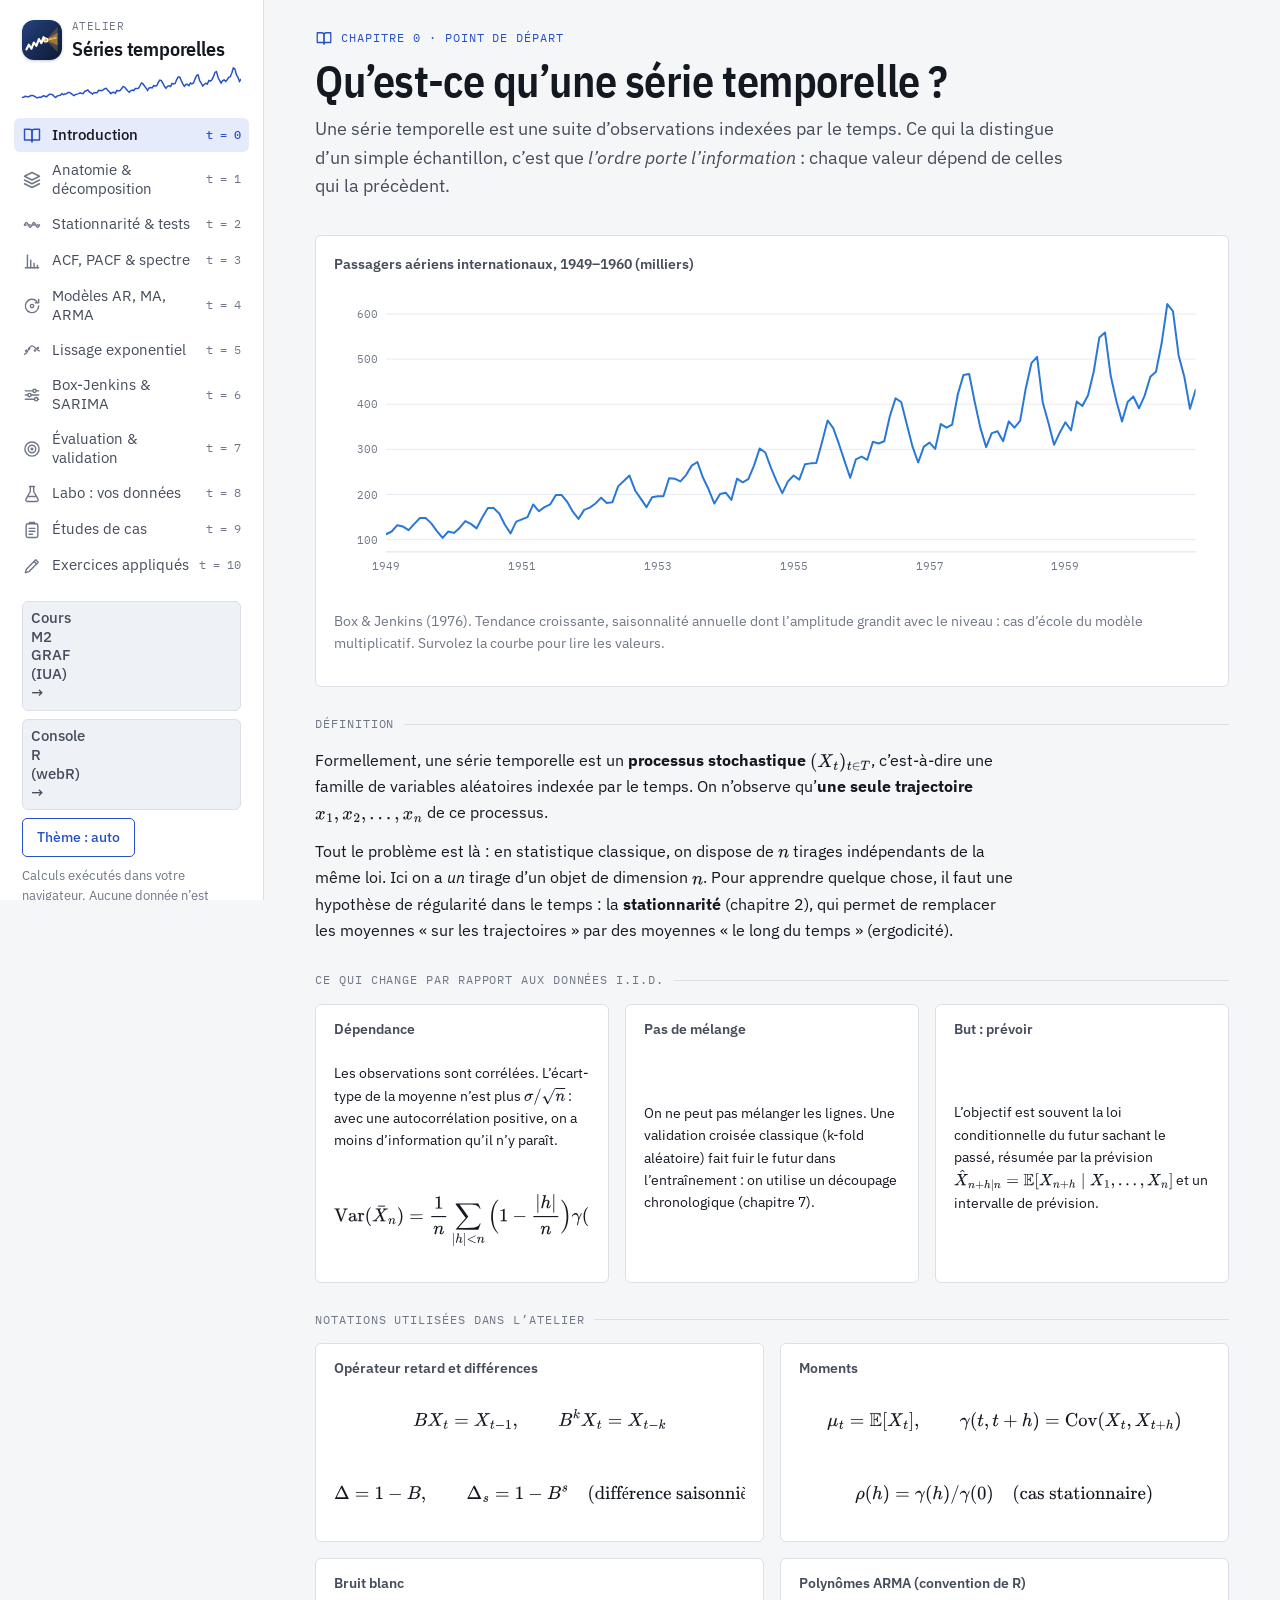
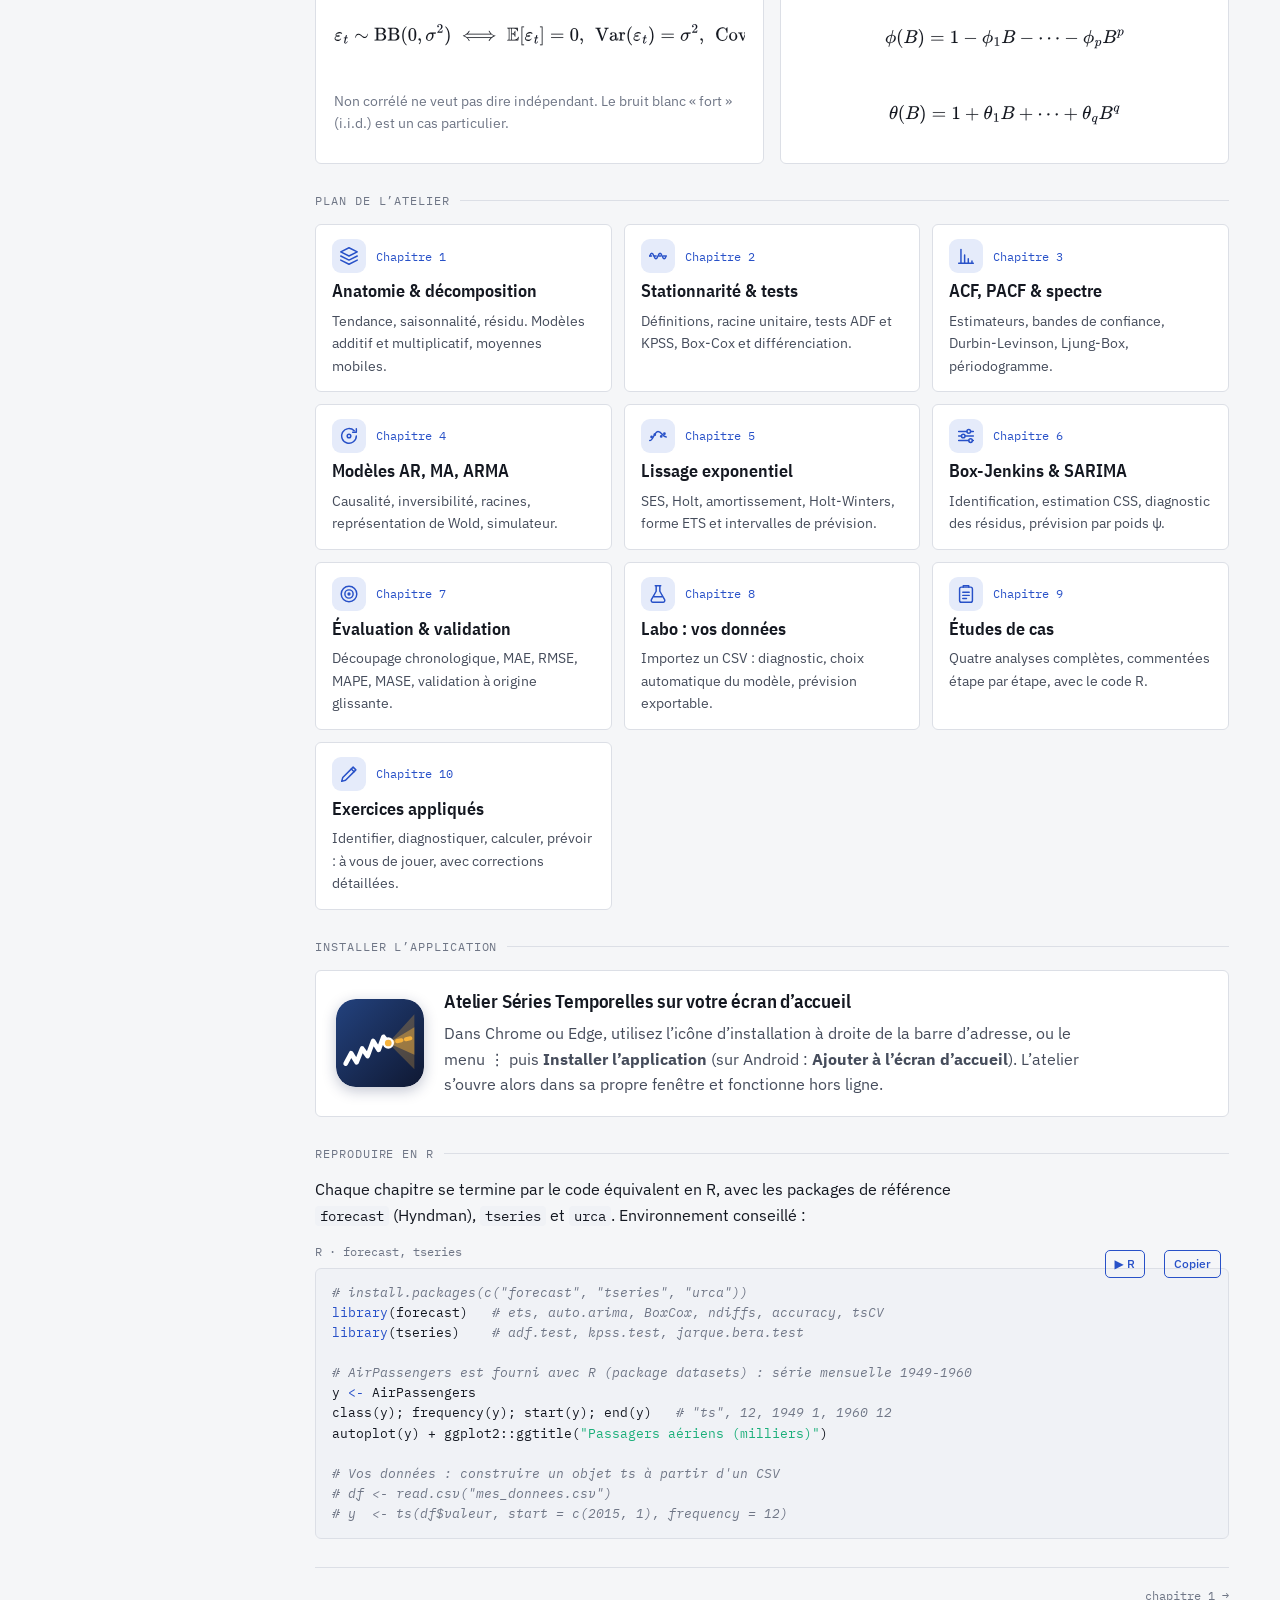
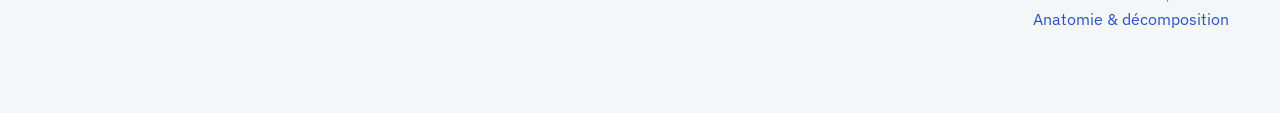
<file: index.html>
<!doctype html>
<html lang="fr">
<head>
<meta charset="utf-8">
<meta name="viewport" content="width=device-width, initial-scale=1, viewport-fit=cover">
<title>Atelier Séries Temporelles</title>
<meta name="description" content="Des fondements aux modèles SARIMA et Holt-Winters : théorie, simulations interactives et pratique sur vos propres données.">
<link rel="icon" href="icons/icon.svg" type="image/svg+xml">
<link rel="apple-touch-icon" href="icons/apple-touch-icon.png">
<link rel="manifest" href="manifest.webmanifest">
<meta name="theme-color" content="#1b2f5c">
<meta name="apple-mobile-web-app-capable" content="yes">
<meta name="mobile-web-app-capable" content="yes">
<meta name="apple-mobile-web-app-title" content="Séries temp.">
<meta name="apple-mobile-web-app-status-bar-style" content="default">
<link rel="preconnect" href="https://fonts.googleapis.com">
<link rel="preconnect" href="https://fonts.gstatic.com" crossorigin>
<link rel="stylesheet" href="https://fonts.googleapis.com/css2?family=IBM+Plex+Mono:wght@400;500&family=IBM+Plex+Sans+Condensed:wght@500;600&family=IBM+Plex+Sans:ital,wght@0,400;0,500;0,600;1,400&display=swap">
<link rel="stylesheet" href="css/style.css">
<script>
  window.MathJax = {
    tex: { inlineMath: [['\\(', '\\)']], displayMath: [['\\[', '\\]']] },
    svg: { fontCache: 'global' },
    options: { skipHtmlTags: ['script', 'noscript', 'style', 'textarea', 'pre', 'code', 'select', 'option'] },
    startup: { typeset: false },
  };
</script>
<script src="vendor/tex-svg-full.js" defer></script>
</head>
<body>
<header class="topbar">
  <button class="menu-btn" id="menu-btn" type="button" aria-controls="nav" aria-expanded="false" aria-label="Ouvrir le menu des chapitres">
    <svg viewBox="0 0 24 24" aria-hidden="true"><path class="l1" d="M5 7h14"/><path class="l2" d="M5 12h14"/><path class="l3" d="M5 17h14"/></svg>
  </button>
  <img class="app-icon" src="icons/icon.svg" alt="" width="44" height="44">
  <div class="topbar-text">
    <span class="topbar-title">Séries temporelles</span>
    <span class="topbar-sub" id="topbar-sub"></span>
  </div>
</header>
<div class="scrim" id="scrim" hidden></div>
<div class="app">
  <nav class="nav" id="nav" aria-label="Chapitres">
    <div class="brand">
      <div class="brand-row"><img class="app-icon" src="icons/icon.svg" alt="" width="40" height="40">
      <div class="brand-name"><small>Atelier</small>Séries temporelles</div></div>
      <svg id="brand-spark" viewBox="0 0 220 34" preserveAspectRatio="none" aria-hidden="true"><path d=""/></svg>
    </div>
    <ol id="toc"></ol>
    <div class="nav-foot">
      <button class="install-btn" id="install-btn" type="button" hidden><img src="icons/icon.svg" alt="" width="22" height="22"> Installer l’application</button>
      <a class="page-link" href="cours-m2graf.html">Cours M2 GRAF (IUA) →</a>
      <a class="page-link" href="console-r.html">Console R (webR) →</a>
      <button class="ghost theme-toggle" id="theme-toggle" type="button">Thème : auto</button>
      <span class="credit">Calculs exécutés dans votre navigateur. Aucune donnée n’est envoyée.</span>
    </div>
  </nav>
  <main id="content" tabindex="-1"></main>
</div>
<script src="js/stats.js"></script>
<script src="js/cours/data-cours.js"></script>
<script src="js/cours/data-tp.js"></script>
<script src="js/data.js"></script>
<script src="js/charts.js"></script>
<script src="js/ui.js"></script>
<script src="js/ch-fondations.js"></script>
<script src="js/ch-modeles.js"></script>
<script src="js/ch-pratique.js"></script>
<script src="js/ch-cas.js"></script>
<script src="js/ch-exercices.js"></script>
<script src="js/app.js"></script>
</body>
</html>
</file>
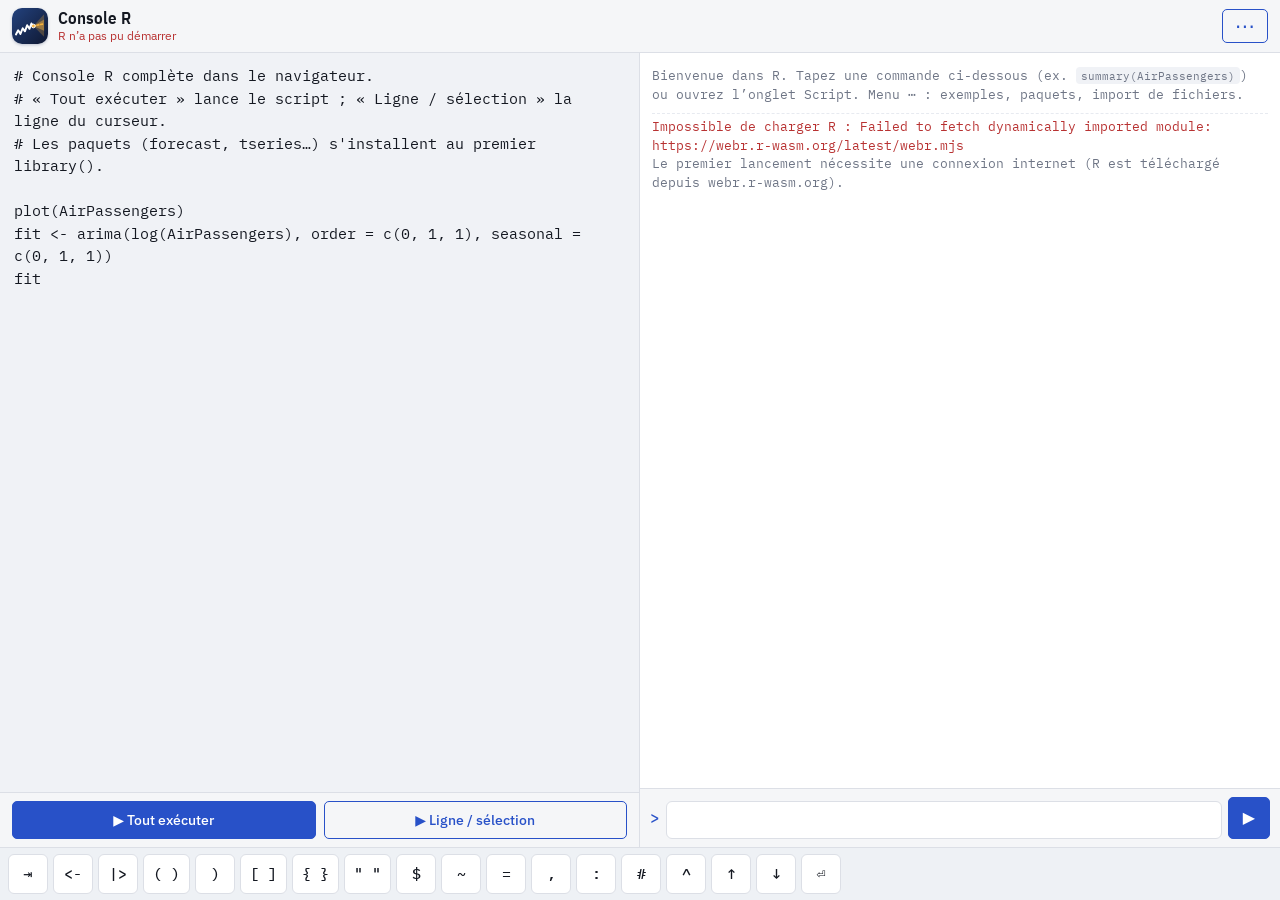
<file: console-r.html>
<!doctype html>
<html lang="fr">
<head>
<meta charset="utf-8">
<meta name="viewport" content="width=device-width, initial-scale=1, viewport-fit=cover, interactive-widget=resizes-content">
<title>Console R · Séries temporelles</title>
<meta name="description" content="R complet dans le navigateur (webR) : script, console, graphiques, paquets forecast et tseries, données des TP.">
<link rel="icon" href="icons/icon.svg" type="image/svg+xml">
<link rel="apple-touch-icon" href="icons/apple-touch-icon.png">
<link rel="manifest" href="manifest.webmanifest">
<meta name="theme-color" content="#1b2f5c">
<meta name="apple-mobile-web-app-capable" content="yes">
<meta name="mobile-web-app-capable" content="yes">
<meta name="apple-mobile-web-app-title" content="Séries temp.">
<link rel="preconnect" href="https://fonts.googleapis.com">
<link rel="preconnect" href="https://fonts.gstatic.com" crossorigin>
<link rel="stylesheet" href="https://fonts.googleapis.com/css2?family=IBM+Plex+Mono:wght@400;500&family=IBM+Plex+Sans+Condensed:wght@500;600&family=IBM+Plex+Sans:ital,wght@0,400;0,500;0,600;1,400&display=swap">
<link rel="stylesheet" href="css/style.css">
<link rel="stylesheet" href="css/console-r.css">
</head>
<body class="rc">
<header class="rc-top">
  <a class="rc-back" href="./" aria-label="Retour à l’atelier"><img class="app-icon" src="icons/icon.svg" alt="" width="36" height="36"></a>
  <div class="rc-title"><span>Console R</span><small id="rc-status" role="status">Démarrage…</small></div>
  <div class="seg rc-tabs" role="tablist" aria-label="Vue">
    <button type="button" role="tab" id="tab-script" aria-controls="pane-script" aria-pressed="false">Script</button>
    <button type="button" role="tab" id="tab-console" aria-controls="pane-console" aria-pressed="true">Console</button>
  </div>
  <button class="ghost rc-menu-btn" id="rc-menu-btn" type="button" aria-expanded="false" aria-controls="rc-menu" aria-label="Outils">⋯</button>
</header>

<div class="rc-menu" id="rc-menu" hidden>
  <label class="rc-menu-item">Exemple
    <select id="rc-examples"><option value="">— choisir —</option></select>
  </label>
  <div class="rc-menu-row">
    <input id="rc-pkg" type="text" placeholder="paquet (ex. forecast)" autocapitalize="off" autocorrect="off" spellcheck="false">
    <button type="button" id="rc-pkg-btn">Installer</button>
  </div>
  <label class="btn ghost rc-file">Importer un fichier (CSV, DAT…)<input id="rc-upload" type="file" hidden></label>
  <button type="button" class="ghost" id="rc-download-script">Enregistrer le script (.R)</button>
  <button type="button" class="ghost" id="rc-clear">Effacer la console</button>
  <button type="button" class="ghost" id="rc-restart">Redémarrer R</button>
  <p class="rc-note">R 4 tourne dans votre navigateur (webR). Les fichiers des TP sont dans <code>donnees/</code>, ex. <code>scan("donnees/serie1.dat")</code>.
    Les paquets appelés par <code>library()</code> s’installent automatiquement au premier usage.</p>
  <a class="page-link" href="./">← Atelier Séries Temporelles</a>
  <a class="page-link" href="cours-m2graf.html">Cours M2 GRAF (IUA) →</a>
</div>

<main class="rc-main" data-view="console">
  <section class="rc-pane" id="pane-script" aria-labelledby="tab-script">
    <textarea id="rc-editor" class="rc-editor" autocapitalize="off" autocomplete="off" autocorrect="off" spellcheck="false" aria-label="Script R"></textarea>
    <div class="rc-actions">
      <button type="button" id="rc-run-all">▶ Tout exécuter</button>
      <button type="button" class="ghost" id="rc-run-sel">▶ Ligne / sélection</button>
    </div>
  </section>
  <section class="rc-pane" id="pane-console" aria-labelledby="tab-console">
    <div class="rc-out" id="rc-out" aria-live="polite"></div>
    <form class="rc-prompt" id="rc-form" autocomplete="off">
      <span class="rc-ps" id="rc-ps" aria-hidden="true">&gt;</span>
      <textarea id="rc-input" rows="1" enterkeyhint="send" autocapitalize="off" autocorrect="off" spellcheck="false" aria-label="Commande R"></textarea>
      <button type="submit" id="rc-send" aria-label="Exécuter">▶</button>
    </form>
  </section>
</main>
<div class="rc-keys" id="rc-keys" aria-label="Touches R"></div>
<script src="js/console-r.js" type="module"></script>
</body>
</html>
</file>
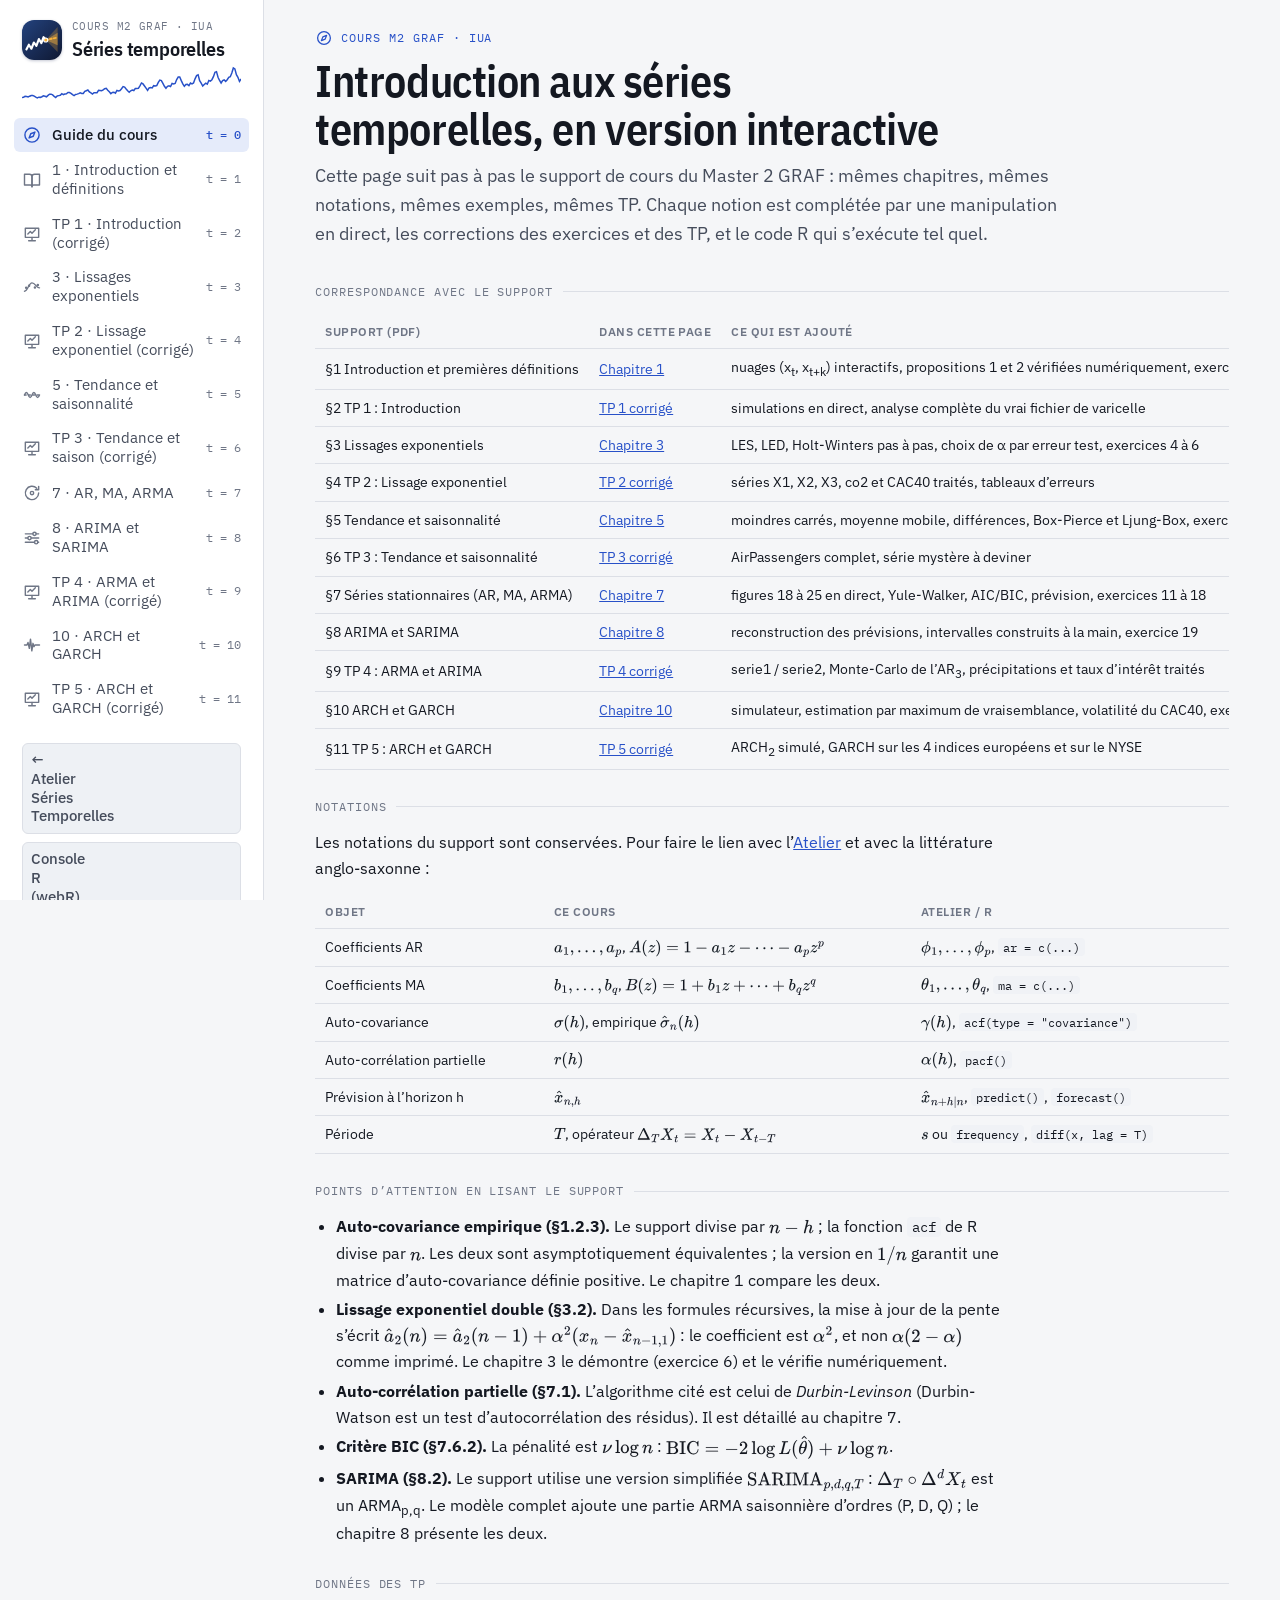
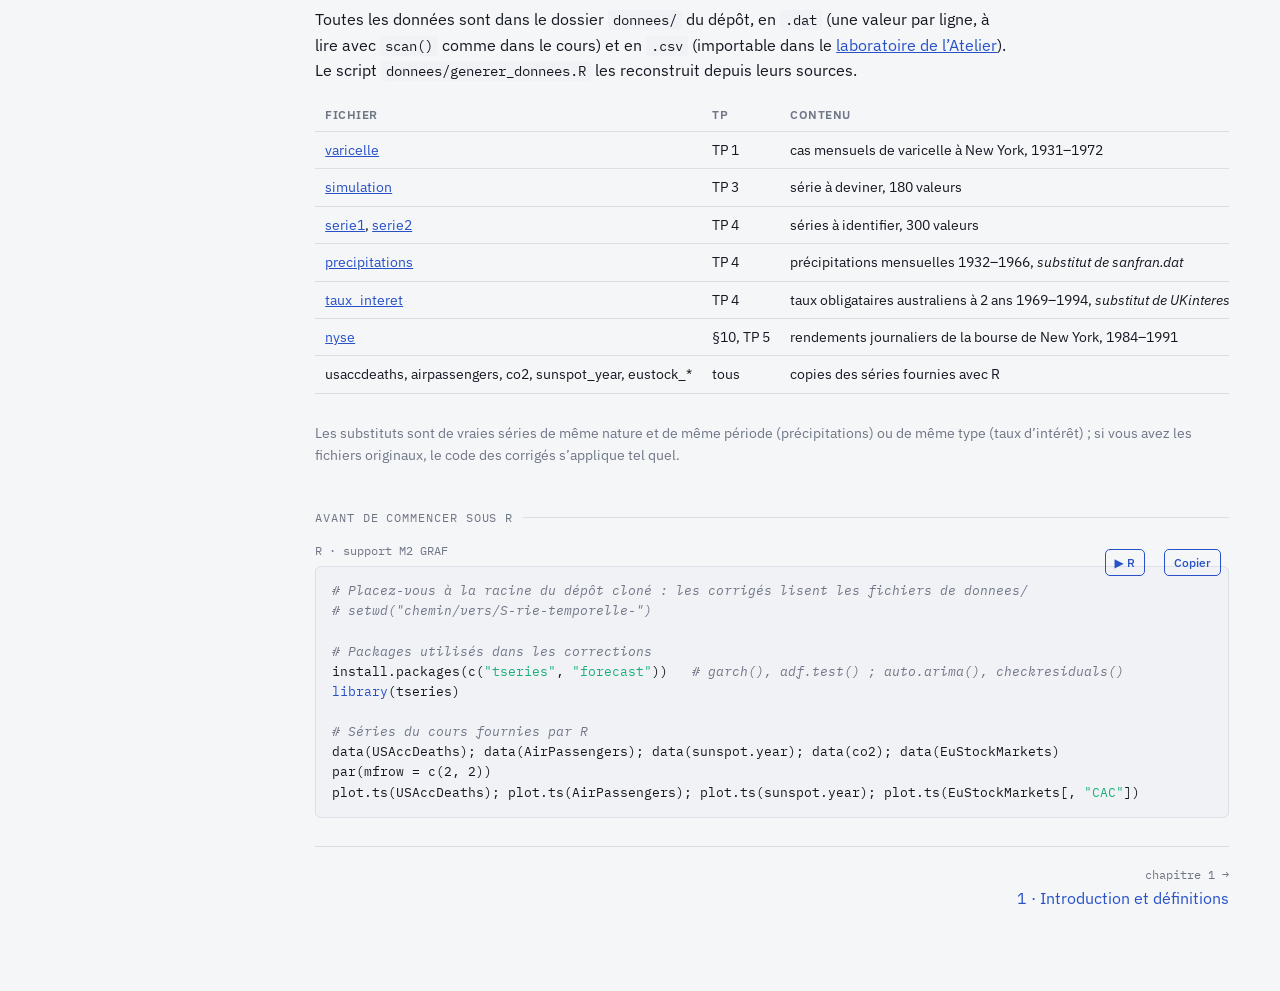
<file: cours-m2graf.html>
<!doctype html>
<html lang="fr">
<head>
<meta charset="utf-8">
<meta name="viewport" content="width=device-width, initial-scale=1, viewport-fit=cover">
<title>Cours M2 GRAF</title>
<meta name="description" content="Le cours de séries temporelles du Master 2 GRAF (IUA) en version interactive : chapitres, exercices et TP corrigés, code R.">
<link rel="icon" href="icons/icon.svg" type="image/svg+xml">
<link rel="apple-touch-icon" href="icons/apple-touch-icon.png">
<link rel="manifest" href="manifest.webmanifest">
<meta name="theme-color" content="#1b2f5c">
<meta name="apple-mobile-web-app-capable" content="yes">
<meta name="mobile-web-app-capable" content="yes">
<meta name="apple-mobile-web-app-title" content="Séries temp.">
<meta name="apple-mobile-web-app-status-bar-style" content="default">
<link rel="preconnect" href="https://fonts.googleapis.com">
<link rel="preconnect" href="https://fonts.gstatic.com" crossorigin>
<link rel="stylesheet" href="https://fonts.googleapis.com/css2?family=IBM+Plex+Mono:wght@400;500&family=IBM+Plex+Sans+Condensed:wght@500;600&family=IBM+Plex+Sans:ital,wght@0,400;0,500;0,600;1,400&display=swap">
<link rel="stylesheet" href="css/style.css">
<script>
  window.MathJax = {
    tex: { inlineMath: [['\\(', '\\)']], displayMath: [['\\[', '\\]']] },
    svg: { fontCache: 'global' },
    options: { skipHtmlTags: ['script', 'noscript', 'style', 'textarea', 'pre', 'code', 'select', 'option'] },
    startup: { typeset: false },
  };
</script>
<script src="vendor/tex-svg-full.js" defer></script>
</head>
<body data-app="m2graf" data-title="Cours M2 GRAF">
<header class="topbar">
  <button class="menu-btn" id="menu-btn" type="button" aria-controls="nav" aria-expanded="false" aria-label="Ouvrir le menu des chapitres">
    <svg viewBox="0 0 24 24" aria-hidden="true"><path class="l1" d="M5 7h14"/><path class="l2" d="M5 12h14"/><path class="l3" d="M5 17h14"/></svg>
  </button>
  <img class="app-icon" src="icons/icon.svg" alt="" width="44" height="44">
  <div class="topbar-text">
    <span class="topbar-title">Cours M2 GRAF</span>
    <span class="topbar-sub" id="topbar-sub"></span>
  </div>
</header>
<div class="scrim" id="scrim" hidden></div>
<div class="app">
  <nav class="nav" id="nav" aria-label="Chapitres">
    <div class="brand">
      <div class="brand-row"><img class="app-icon" src="icons/icon.svg" alt="" width="40" height="40">
      <div class="brand-name"><small>Cours M2 GRAF · IUA</small>Séries temporelles</div></div>
      <svg id="brand-spark" viewBox="0 0 220 34" preserveAspectRatio="none" aria-hidden="true"><path d=""/></svg>
    </div>
    <ol id="toc"></ol>
    <div class="nav-foot">
      <button class="install-btn" id="install-btn" type="button" hidden><img src="icons/icon.svg" alt="" width="22" height="22"> Installer l’application</button>
      <a class="page-link" href="./">← Atelier Séries Temporelles</a>
      <a class="page-link" href="console-r.html">Console R (webR) →</a>
      <button class="ghost theme-toggle" id="theme-toggle" type="button">Thème : auto</button>
      <span class="credit">Calculs exécutés dans votre navigateur. Aucune donnée n’est envoyée.</span>
    </div>
  </nav>
  <main id="content" tabindex="-1"></main>
</div>
<script src="js/stats.js"></script>
<script src="js/cours/data-cours.js"></script>
<script src="js/cours/data-tp.js"></script>
<script src="js/data.js"></script>
<script src="js/charts.js"></script>
<script src="js/ui.js"></script>
<script src="js/cours/commun.js"></script>
<script src="js/cours/c-intro.js"></script>
<script src="js/cours/c-lissage.js"></script>
<script src="js/cours/c-tendance.js"></script>
<script src="js/cours/c-arma.js"></script>
<script src="js/cours/c-garch.js"></script>
<script src="js/app.js"></script>
</body>
</html>
</file>
<file: css/style.css>
/* Carnet de laboratoire : colonne de navigation fixe à gauche, texte à ~70 caractères,
   figures pleine largeur de la colonne de contenu. */
:root {
  --bg: #f5f6f8;
  --panel: #ffffff;
  --panel-2: #eef1f5;
  --ink: #141821;
  --ink-2: #454c5b;
  --ink-3: #6f7686;
  --line: #dcdfe6;
  --grid: #e7eaf0;
  --accent: #2851c8;
  --accent-ink: #ffffff;
  --accent-soft: #e5ebfa;
  --code-bg: #f0f2f6;
  --s1: #2a78d6;
  --s2: #eb6834;
  --s3: #1baf7a;
  --s4: #e34948;
  --s5: #4a3aa7;
  --good: #1d7f47;
  --good-soft: #e3f3ea;
  --warn: #9a6400;
  --warn-soft: #fbf0d9;
  --bad: #b83232;
  --bad-soft: #fbe6e6;

  --f-display: 'IBM Plex Sans Condensed', 'Arial Narrow', system-ui, sans-serif;
  --f-body: 'IBM Plex Sans', system-ui, -apple-system, 'Segoe UI', sans-serif;
  --f-mono: 'IBM Plex Mono', ui-monospace, 'SFMono-Regular', Menlo, Consolas, monospace;

  --radius: 6px;
  --nav-w: 264px;
  color-scheme: light;
}
@media (prefers-color-scheme: dark) {
  :root:not([data-theme="light"]) {
    --bg: #0e1015; --panel: #161920; --panel-2: #1c2029; --ink: #edf0f5; --ink-2: #b9bfcc; --ink-3: #868d9d;
    --line: #2a2f3b; --grid: #222733; --accent: #86a6ff; --accent-ink: #0e1015; --accent-soft: #1d2640;
    --code-bg: #12151b; --s1: #3987e5; --s2: #d95926; --s3: #199e70; --s4: #e66767; --s5: #9085e9;
    --good: #58c58a; --good-soft: #15291e; --warn: #e2b04a; --warn-soft: #2b2312; --bad: #f07b7b; --bad-soft: #2e1818;
    color-scheme: dark;
  }
}
:root[data-theme="dark"] {
  --bg: #0e1015; --panel: #161920; --panel-2: #1c2029; --ink: #edf0f5; --ink-2: #b9bfcc; --ink-3: #868d9d;
  --line: #2a2f3b; --grid: #222733; --accent: #86a6ff; --accent-ink: #0e1015; --accent-soft: #1d2640;
  --code-bg: #12151b; --s1: #3987e5; --s2: #d95926; --s3: #199e70; --s4: #e66767; --s5: #9085e9;
  --good: #58c58a; --good-soft: #15291e; --warn: #e2b04a; --warn-soft: #2b2312; --bad: #f07b7b; --bad-soft: #2e1818;
  color-scheme: dark;
}

* { box-sizing: border-box; }
html { -webkit-text-size-adjust: 100%; }
body {
  margin: 0; background: var(--bg); color: var(--ink);
  font-family: var(--f-body); font-size: 16px; line-height: 1.6;
}
a { color: var(--accent); }
:focus-visible { outline: 2px solid var(--accent); outline-offset: 2px; }
@media (prefers-reduced-motion: reduce) { * { transition: none !important; scroll-behavior: auto !important; } }

/* ------------------------------------------------ Coque */
.app { display: grid; grid-template-columns: var(--nav-w) minmax(0, 1fr); min-height: 100vh; }
.nav {
  position: sticky; top: env(safe-area-inset-top, 0px); height: 100vh; overflow-y: auto;
  border-right: 1px solid var(--line); background: var(--panel); padding: 20px 14px 24px;
  display: flex; flex-direction: column; gap: 18px;
}
.brand { display: grid; gap: 6px; padding: 0 8px; }
.brand-name { font-family: var(--f-display); font-weight: 600; font-size: 20px; line-height: 1.15; letter-spacing: -0.01em; }
.brand-name small { display: block; font-family: var(--f-mono); font-weight: 400; font-size: 11px; color: var(--ink-3); letter-spacing: 0.04em; text-transform: uppercase; margin-bottom: 4px; }
.brand svg { width: 100%; height: 34px; display: block; }
.brand svg path { fill: none; stroke: var(--accent); stroke-width: 1.5; }
.nav ol { list-style: none; margin: 0; padding: 0; display: grid; gap: 2px; }
.ico { width: 20px; height: 20px; flex: none; fill: none; stroke: currentColor; stroke-width: 1.7; stroke-linecap: round; stroke-linejoin: round; }
.nav a .ico { color: var(--ink-3); }
.nav a:hover .ico, .nav a[aria-current="page"] .ico { color: var(--accent); }
.map-top { display: flex; align-items: center; gap: 10px; }
.map-ico {
  width: 34px; height: 34px; padding: 6px; border-radius: 9px; background: var(--accent-soft); color: var(--accent); stroke-width: 1.6;
}
.nav a {
  display: grid; grid-template-columns: 20px minmax(0, 1fr) auto; align-items: center; gap: 10px;
  padding: 7px 8px; border-radius: var(--radius); color: var(--ink-2); text-decoration: none; font-size: 14.5px; line-height: 1.3;
}
.nav a .t { font-family: var(--f-mono); font-size: 11.5px; color: var(--ink-3); }
.nav a:hover { background: var(--panel-2); color: var(--ink); }
.nav a[aria-current="page"] { background: var(--accent-soft); color: var(--ink); font-weight: 500; }
.nav a[aria-current="page"] .t { color: var(--accent); }
.nav-foot { margin-top: auto; padding: 0 8px; display: grid; gap: 8px; font-size: 12.5px; color: var(--ink-3); }
.theme-toggle { justify-self: start; }

main { min-width: 0; padding-block: 28px 80px; padding-inline: clamp(16px, 4vw, 56px); }
.chapter { max-width: 980px; margin: 0 auto; display: grid; gap: 28px; }
/* Pistes de grille bornées : un tableau ou un bloc de code large défile dans son conteneur
   au lieu d'élargir la page. */
.chapter, .block, .panel, .formula, .ch-head, .quiz, .q, .prose, .prose ol, .prose ul { grid-template-columns: minmax(0, 1fr); }
.prose li { min-width: 0; }
.formula mjx-container { max-width: 100%; overflow-x: auto; overflow-y: hidden; }

/* ------------------------------------------------ Typographie */
.ch-head { display: grid; gap: 10px; padding-bottom: 6px; }
.eyebrow { font-family: var(--f-mono); font-size: 12px; letter-spacing: 0.08em; text-transform: uppercase; color: var(--accent); }
h1, h2, h3 { font-family: var(--f-display); text-wrap: balance; margin: 0; letter-spacing: -0.01em; }
h1 { font-size: clamp(30px, 4.2vw, 44px); line-height: 1.08; font-weight: 600; }
h2 { font-size: 25px; line-height: 1.2; font-weight: 600; }
h3 { font-size: 18.5px; line-height: 1.3; font-weight: 600; }
.lede { font-size: 18px; color: var(--ink-2); max-width: 68ch; margin: 0; }
.prose { max-width: 70ch; display: grid; gap: 12px; }
.prose p, .prose ul, .prose ol { margin: 0; }
.prose ul, .prose ol { padding-left: 1.3em; display: grid; gap: 4px; }
.muted { color: var(--ink-3); }
.small { font-size: 14px; }
code, kbd { font-family: var(--f-mono); font-size: 0.88em; background: var(--code-bg); padding: 1px 5px; border-radius: 4px; }
mjx-container[display="true"] { overflow-x: auto; overflow-y: hidden; max-width: 100%; padding: 4px 0; }

/* ------------------------------------------------ Blocs */
.block { display: grid; gap: 14px; }
.block > .label {
  font-family: var(--f-mono); font-size: 11.5px; letter-spacing: 0.08em; text-transform: uppercase; color: var(--ink-3);
  display: flex; align-items: center; gap: 10px;
}
.block > .label::after { content: ''; flex: 1; height: 1px; background: var(--line); }
.panel { background: var(--panel); border: 1px solid var(--line); border-radius: var(--radius); padding: 18px; display: grid; gap: 16px; min-width: 0; }
.formula {
  background: var(--panel); border: 1px solid var(--line); border-radius: var(--radius); padding: 14px 18px;
  display: grid; gap: 8px; min-width: 0; overflow-x: auto;
}
.formula .ftitle { font-size: 13.5px; font-weight: 600; color: var(--ink-2); }
.grid-2 { display: grid; grid-template-columns: repeat(auto-fit, minmax(min(100%, 380px), 1fr)); gap: 16px; }
.grid-3 { display: grid; grid-template-columns: repeat(auto-fit, minmax(min(100%, 250px), 1fr)); gap: 16px; }
.grid-2 > *, .grid-3 > * { min-width: 0; }
.stack { display: grid; gap: 14px; grid-template-columns: minmax(0, 1fr); }
.callout { border-left: 3px solid var(--accent); background: var(--accent-soft); padding: 12px 16px; border-radius: 0 var(--radius) var(--radius) 0; max-width: 74ch; }
.callout.warn { border-color: var(--warn); background: var(--warn-soft); }
.callout.bad { border-color: var(--bad); background: var(--bad-soft); }
.callout.good { border-color: var(--good); background: var(--good-soft); }
.callout p { margin: 0; }
.callout p + p { margin-top: 6px; }

/* ------------------------------------------------ Contrôles */
.controls { display: flex; flex-wrap: wrap; gap: 14px 20px; align-items: flex-end; }
.ctl { display: grid; gap: 4px; min-width: 0; }
.ctl > span { font-size: 12.5px; color: var(--ink-2); font-weight: 500; }
.ctl output { font-family: var(--f-mono); color: var(--ink); font-weight: 400; }
select, input[type="number"], input[type="text"], textarea {
  font: inherit; font-size: 14px; color: var(--ink); background: var(--panel); border: 1px solid var(--line);
  border-radius: 5px; padding: 6px 8px; min-width: 0; max-width: 100%;
}
input[type="number"] { width: 72px; font-family: var(--f-mono); }
textarea { font-family: var(--f-mono); font-size: 12.5px; width: 100%; min-height: 120px; resize: vertical; }
input[type="range"] { width: 170px; accent-color: var(--accent); }
.ctl.check { display: flex; align-items: center; gap: 6px; font-size: 14px; }
.ctl.check input { accent-color: var(--accent); }
button, .btn {
  font: inherit; font-size: 14px; font-weight: 500; cursor: pointer; border-radius: 5px; padding: 7px 14px;
  border: 1px solid var(--accent); background: var(--accent); color: var(--accent-ink);
}
button.ghost, .btn.ghost { background: transparent; color: var(--accent); }
button:disabled { opacity: 0.55; cursor: progress; }
.seg { display: inline-flex; border: 1px solid var(--line); border-radius: 5px; overflow: hidden; }
.seg button { border: 0; border-radius: 0; background: transparent; color: var(--ink-2); padding: 6px 11px; }
.seg button[aria-pressed="true"] { background: var(--accent); color: var(--accent-ink); }
.orders { display: flex; flex-wrap: wrap; gap: 10px; align-items: flex-end; }
.orders .grp { display: flex; gap: 6px; align-items: flex-end; padding: 8px 10px; border: 1px dashed var(--line); border-radius: var(--radius); }
.orders .grp .ctl input { width: 54px; }
.orders .grp-title { font-family: var(--f-mono); font-size: 12px; color: var(--ink-3); align-self: center; }

/* ------------------------------------------------ Graphiques */
.chart { position: relative; min-width: 0; width: 100%; }
.chart-head { display: flex; flex-wrap: wrap; justify-content: space-between; gap: 6px 16px; align-items: baseline; margin-bottom: 4px; }
.chart-title { font-size: 13.5px; font-weight: 600; color: var(--ink-2); }
.chart-legend { display: flex; flex-wrap: wrap; gap: 4px 14px; font-size: 12.5px; color: var(--ink-2); }
.lg-item { display: inline-flex; align-items: center; gap: 6px; }
.lg-swatch { display: inline-block; width: 14px; height: 3px; border-radius: 2px; background: var(--c); flex: none; }
.lg-swatch.dash { background: repeating-linear-gradient(90deg, var(--c) 0 4px, transparent 4px 7px); }
.lg-swatch.band { height: 10px; opacity: 0.35; }
.lg-swatch.dot { width: 9px; height: 9px; border-radius: 50%; }
.chart-svg { display: block; max-width: 100%; height: auto; overflow: visible; touch-action: pan-y; }
.chart-svg.square { margin: 0 auto; }
.chart-svg .grid line { stroke: var(--grid); stroke-width: 1; }
.chart-svg .axis { stroke: var(--line); }
.chart-svg .tick { fill: var(--ink-3); font-size: 11px; font-family: var(--f-mono); }
.chart-svg .axis-title { fill: var(--ink-3); font-size: 11.5px; }
.chart-svg .shade { fill: var(--panel-2); }
.chart-svg .shade-label { fill: var(--ink-3); font-size: 11px; font-family: var(--f-mono); }
.chart-svg .crosshair { stroke: var(--ink-3); stroke-width: 1; stroke-dasharray: 3 3; pointer-events: none; }
.chart-svg .hover-dot { stroke: var(--panel); stroke-width: 2; pointer-events: none; }
.chart-svg .unit-circle { fill: none; stroke: var(--ink-3); stroke-width: 1.2; stroke-dasharray: 5 4; }
.chart-tip {
  position: absolute; z-index: 5; pointer-events: none; background: var(--panel); border: 1px solid var(--line);
  border-radius: 5px; padding: 7px 10px; font-size: 12.5px; box-shadow: 0 4px 16px rgb(0 0 0 / 0.12); min-width: 150px; max-width: 280px;
}
.tip-x { font-family: var(--f-mono); font-size: 11.5px; color: var(--ink-3); margin-bottom: 3px; }
.tip-row { display: flex; align-items: center; gap: 6px; }
.tip-row b { margin-left: auto; font-family: var(--f-mono); font-weight: 500; padding-left: 10px; }
.tip-muted { color: var(--ink-3); font-family: var(--f-mono); font-size: 11px; }

/* ------------------------------------------------ Tableaux & stats */
.table-wrap { overflow-x: auto; min-width: 0; }
table { border-collapse: collapse; width: 100%; font-size: 14px; font-variant-numeric: tabular-nums; }
th, td { text-align: left; padding: 7px 10px; border-bottom: 1px solid var(--line); white-space: nowrap; }
th { font-size: 12px; font-weight: 600; color: var(--ink-3); text-transform: uppercase; letter-spacing: 0.04em; }
td.num, th.num { text-align: right; font-family: var(--f-mono); font-size: 13px; }
tr.best td { background: var(--good-soft); }
tr.click { cursor: pointer; }
tr.click:hover td { background: var(--panel-2); }
.stats { display: grid; grid-template-columns: repeat(auto-fit, minmax(130px, 1fr)); gap: 10px; }
.stat { border: 1px solid var(--line); border-radius: var(--radius); padding: 10px 12px; background: var(--panel); display: grid; gap: 2px; }
.stat .k { font-size: 12px; color: var(--ink-3); }
.stat .v { font-family: var(--f-mono); font-size: 17px; font-variant-numeric: tabular-nums; }
.pill { display: inline-flex; align-items: center; gap: 5px; font-size: 12.5px; font-weight: 600; padding: 2px 9px; border-radius: 999px; white-space: nowrap; }
.pill.good { background: var(--good-soft); color: var(--good); }
.pill.warn { background: var(--warn-soft); color: var(--warn); }
.pill.bad { background: var(--bad-soft); color: var(--bad); }
.pill.good::before { content: '✓'; }
.pill.bad::before { content: '✕'; }
.pill.warn::before { content: '!'; }
.eq-live { font-size: 15px; overflow-x: auto; }

/* ------------------------------------------------ Code */
.code { position: relative; min-width: 0; }
.code pre {
  margin: 0; background: var(--code-bg); border: 1px solid var(--line); border-radius: var(--radius);
  padding: 14px 16px; overflow-x: auto; font-family: var(--f-mono); font-size: 13px; line-height: 1.55; color: var(--ink);
}
.code pre .c { color: var(--ink-3); font-style: italic; }
.code pre .k { color: var(--accent); }
.code pre .s { color: var(--s3); }
.code .copy { position: absolute; top: 8px; right: 8px; font-size: 12px; padding: 3px 9px; }
.code-title { font-family: var(--f-mono); font-size: 12px; color: var(--ink-3); margin-bottom: 6px; padding-right: 170px; }
.code .run-r { position: absolute; top: 8px; right: 84px; font-size: 12px; padding: 3px 9px; text-decoration: none; }

/* ------------------------------------------------ Quiz */
.quiz { display: grid; gap: 14px; }
.q { border: 1px solid var(--line); border-radius: var(--radius); padding: 14px 16px; background: var(--panel); display: grid; gap: 10px; }
.q-text { font-weight: 500; }
.q-opts { display: grid; gap: 6px; }
.q-opts button {
  text-align: left; background: var(--panel); color: var(--ink); border: 1px solid var(--line); font-weight: 400;
}
.q-opts button:hover { border-color: var(--accent); }
.q-opts button.right { border-color: var(--good); background: var(--good-soft); }
.q-opts button.wrong { border-color: var(--bad); background: var(--bad-soft); }
.q-expl { font-size: 14.5px; color: var(--ink-2); }

/* ------------------------------------------------ Carte des chapitres */
.install-card {
  display: flex; gap: 20px; align-items: center; background: var(--panel); border: 1px solid var(--line);
  border-radius: var(--radius); padding: 18px 20px;
}
.install-card > img { flex: none; border-radius: 20px; box-shadow: 0 4px 14px rgb(20 30 80 / 0.25); }
.install-text { display: grid; gap: 8px; min-width: 0; }
.install-text p { margin: 0; max-width: 64ch; color: var(--ink-2); }
.install-btn { display: inline-flex; align-items: center; gap: 8px; justify-self: start; }
.install-btn[hidden] { display: none; }
.install-btn img { border-radius: 6px; }
@media (max-width: 520px) { .install-card { flex-direction: column; align-items: flex-start; } }
.ch-head .eyebrow { display: flex; align-items: center; gap: 8px; }
.ch-head .eyebrow .ico { width: 18px; height: 18px; }
.map { display: grid; grid-template-columns: repeat(auto-fit, minmax(min(100%, 280px), 1fr)); gap: 12px; }
.map a {
  display: grid; gap: 4px; align-content: start; padding: 14px 16px; border: 1px solid var(--line); border-radius: var(--radius);
  background: var(--panel); color: var(--ink); text-decoration: none;
}
.map a:hover { border-color: var(--accent); }
.map .t { font-family: var(--f-mono); font-size: 12px; color: var(--accent); }
.map .n { font-family: var(--f-display); font-size: 18px; font-weight: 600; }
.map .d { font-size: 14px; color: var(--ink-2); }
.pager { display: flex; justify-content: space-between; gap: 12px; flex-wrap: wrap; border-top: 1px solid var(--line); padding-top: 18px; }
.pager a { text-decoration: none; display: grid; gap: 2px; }
.pager a span { font-size: 12px; color: var(--ink-3); font-family: var(--f-mono); }
.pager .next { text-align: right; margin-left: auto; }
.busy { font-family: var(--f-mono); font-size: 13px; color: var(--ink-3); }
.dropzone { border: 1.5px dashed var(--line); border-radius: var(--radius); padding: 16px; display: grid; gap: 10px; }
.dropzone.over { border-color: var(--accent); background: var(--accent-soft); }

/* ------------------------------------------------ Études de cas */
.case-tabs { display: grid; grid-template-columns: repeat(auto-fit, minmax(min(100%, 200px), 1fr)); gap: 10px; }
.case-tabs button {
  display: grid; gap: 2px; text-align: left; background: var(--panel); color: var(--ink); border: 1px solid var(--line);
  border-radius: var(--radius); padding: 12px 14px; font-weight: 400;
}
.case-tabs button:hover { border-color: var(--accent); }
.case-tabs button[aria-selected="true"] { border-color: var(--accent); box-shadow: inset 0 0 0 1px var(--accent); background: var(--accent-soft); }
.ct-title { font-family: var(--f-display); font-size: 17px; font-weight: 600; }
.ct-tag { font-size: 13px; color: var(--ink-2); }
#case-body { display: grid; gap: 24px; grid-template-columns: minmax(0, 1fr); }
.case-brief {
  display: grid; grid-template-columns: repeat(auto-fit, minmax(min(100%, 260px), 1fr)); gap: 12px 24px;
  background: var(--panel); border: 1px solid var(--line); border-radius: var(--radius); padding: 16px 18px;
}
.case-brief > div { min-width: 0; }
.case-brief .k { font-family: var(--f-mono); font-size: 11.5px; letter-spacing: 0.08em; text-transform: uppercase; color: var(--ink-3); }
.case-brief p { margin: 4px 0 0; font-size: 14.5px; }
.chip { display: inline-block; font-size: 12.5px; padding: 2px 9px; border-radius: 999px; border: 1px solid var(--line); text-decoration: none; margin: 2px 2px 0 0; color: var(--accent); }
.chip:hover { border-color: var(--accent); }
.steps { list-style: none; margin: 0; padding: 0; display: grid; gap: 30px; grid-template-columns: minmax(0, 1fr); }
.step { display: grid; grid-template-columns: 40px minmax(0, 1fr); gap: 16px; }
.step-num {
  width: 36px; height: 36px; border-radius: 50%; display: grid; place-items: center; font-family: var(--f-mono); font-weight: 500;
  background: var(--accent); color: var(--accent-ink); position: sticky; top: 12px;
}
.step-body { display: grid; gap: 12px; grid-template-columns: minmax(0, 1fr); min-width: 0; border-left: 1px dashed var(--line); padding-left: 18px; margin-left: -34px; padding-bottom: 4px; }
.step-body h3 { margin-top: 6px; }
.step-fig { display: grid; gap: 12px; grid-template-columns: minmax(0, 1fr); min-width: 0; }
.step-take { max-width: none; }
.step-py summary { cursor: pointer; font-size: 13.5px; color: var(--accent); font-weight: 500; padding: 4px 0; }
.step-py[open] summary { margin-bottom: 8px; }
@media (max-width: 600px) {
  .step { grid-template-columns: minmax(0, 1fr); gap: 8px; }
  .step-num { position: static; }
  .step-body { margin-left: 0; padding-left: 0; border-left: 0; }
}

/* ------------------------------------------------ Exercices */
.ex-score { justify-self: end; font-size: 13px; color: var(--ink-3); font-family: var(--f-mono); }
.ex-score strong { color: var(--ink); }
.ex-answers button.right { border-color: var(--good); background: var(--good-soft); color: var(--good); }
.ex-answers button.wrong { border-color: var(--bad); background: var(--bad-soft); color: var(--bad); }
.ex-answers button:disabled { cursor: default; opacity: 1; }
.ex-q { font-size: 16.5px; margin: 0; max-width: 72ch; }
#exC h3 { margin: 0; }

/* ------------------------------------------------ Cours M2 GRAF : exercices et questions de TP */
.page-link {
  display: block; font-size: 13.5px; font-weight: 500; text-decoration: none; padding: 8px 10px;
  border: 1px solid var(--line); border-radius: var(--radius); background: var(--panel-2); color: var(--accent);
}
.page-link:hover { border-color: var(--accent); }
.exo { border: 1px solid var(--line); border-left: 3px solid var(--s5); border-radius: var(--radius); background: var(--panel); padding: 14px 16px; display: grid; gap: 10px; min-width: 0; }
.exo-head { display: flex; gap: 10px; align-items: baseline; flex-wrap: wrap; }
.exo-num { font-family: var(--f-display); font-weight: 600; font-size: 16px; color: var(--s5); }
.exo-src { font-family: var(--f-mono); font-size: 11px; color: var(--ink-3); text-transform: uppercase; letter-spacing: 0.06em; }
.exo-enonce { font-style: italic; color: var(--ink); max-width: 75ch; }
.exo-sol summary { cursor: pointer; font-size: 14px; font-weight: 600; color: var(--accent); padding: 2px 0; }
.exo-sol[open] summary { margin-bottom: 8px; }
.exo-sol .prose { max-width: 75ch; }
.tpq-list { display: grid; gap: 10px; grid-template-columns: minmax(0, 1fr); }
.tpq { border-bottom: 1px solid var(--line); padding-bottom: 10px; display: grid; gap: 6px; min-width: 0; }
.tpq-q { display: grid; grid-template-columns: auto minmax(0, 1fr); gap: 10px; font-weight: 500; }
.tpq-num {
  font-family: var(--f-mono); font-size: 12px; background: var(--accent-soft); color: var(--accent); border-radius: 5px;
  padding: 2px 7px; align-self: start; white-space: nowrap;
}
.tpq-r { color: var(--ink-2); padding-left: 2px; max-width: 80ch; }
.exo, .tpq, .exo-sol { grid-template-columns: minmax(0, 1fr); min-width: 0; }
/* Une formule en ligne trop longue défile dans son propre cadre au lieu d'élargir la page */
.tpq-r mjx-container:not([display="true"]), .exo mjx-container:not([display="true"]), .prose mjx-container:not([display="true"]) {
  display: inline-block; max-width: 100%; overflow-x: auto; overflow-y: hidden; vertical-align: middle;
}
.lagplots { display: grid; grid-template-columns: repeat(auto-fill, minmax(min(100%, 220px), 1fr)); gap: 12px; }
.lagplots > * { min-width: 0; }

/* ------------------------------------------------ Icône d'application et en-tête mobile */
.app-icon { display: block; flex: none; border-radius: 12px; box-shadow: 0 1px 3px rgb(20 30 80 / 0.25), 0 0 0 1px rgb(255 255 255 / 0.1); }
.brand-row { display: flex; align-items: center; gap: 10px; }
.topbar { display: none; }
.scrim { display: none; }
.menu-btn {
  width: 48px; height: 48px; flex: none; display: grid; place-items: center; padding: 0;
  background: var(--panel); border: 1.5px solid var(--line); border-radius: 14px; color: var(--ink);
}
.menu-btn:hover { border-color: var(--ink-3); }
.menu-btn svg { width: 24px; height: 24px; }
.menu-btn path { stroke: currentColor; stroke-width: 2.2; stroke-linecap: round; transition: transform 0.2s ease, opacity 0.2s ease; transform-origin: 12px 12px; }
.menu-btn[aria-expanded="true"] .l1 { transform: translateY(5px) rotate(45deg); }
.menu-btn[aria-expanded="true"] .l2 { opacity: 0; }
.menu-btn[aria-expanded="true"] .l3 { transform: translateY(-5px) rotate(-45deg); }

/* ------------------------------------------------ Mobile : tiroir de navigation */
@media (max-width: 900px) {
  .app { grid-template-columns: minmax(0, 1fr); }
  .topbar {
    display: flex; align-items: center; gap: 12px; position: sticky; top: env(safe-area-inset-top, 0px); z-index: 30;
    padding: 10px 16px; background: var(--bg); border-bottom: 1px solid var(--line);
  }
  .topbar-text { display: grid; min-width: 0; line-height: 1.2; }
  .topbar-title { font-family: var(--f-display); font-weight: 600; font-size: 17px; }
  .topbar-sub { font-size: 12.5px; color: var(--ink-3); white-space: nowrap; overflow: hidden; text-overflow: ellipsis; }
  .nav {
    position: fixed; z-index: 50; top: 0; bottom: 0; left: 0; height: auto; width: min(86vw, 320px);
    padding-top: calc(20px + env(safe-area-inset-top, 0px)); padding-bottom: calc(24px + env(safe-area-inset-bottom, 0px));
    transform: translateX(-102%); transition: transform 0.25s ease; box-shadow: 0 0 40px rgb(0 0 0 / 0.25); visibility: hidden;
  }
  .nav.open { transform: none; visibility: visible; }
  .nav a { padding: 10px 8px; font-size: 15px; }
  .scrim { display: block; position: fixed; inset: 0; z-index: 40; background: rgb(10 14 25 / 0.45); }
  .scrim[hidden] { display: none; }
  body.menu-open { overflow: hidden; }
  input[type="range"] { width: 140px; }
}
@media (max-width: 520px) {
  .panel { padding: 14px; }
}
</file>
<file: css/console-r.css>
/* Console R (webR) : page plein écran pensée pour le téléphone.
   Script et console en onglets sur mobile, côte à côte sur grand écran. */
body.rc {
  height: 100vh; height: 100dvh; display: flex; flex-direction: column; overflow: hidden;
  padding: env(safe-area-inset-top, 0px) env(safe-area-inset-right, 0px) 0 env(safe-area-inset-left, 0px);
}
.rc-top {
  display: flex; align-items: center; gap: 10px; padding: 8px 12px; border-bottom: 1px solid var(--line);
  background: var(--bg); flex: none;
}
.rc-back { flex: none; }
.rc-back .app-icon { border-radius: 10px; }
.rc-title { display: grid; line-height: 1.15; min-width: 0; flex: 1; }
.rc-title span { font-family: var(--f-display); font-weight: 600; font-size: 17px; }
.rc-title small { font-size: 12px; color: var(--ink-3); white-space: nowrap; overflow: hidden; text-overflow: ellipsis; }
.rc-title small.ok { color: var(--good); }
.rc-title small.busy { color: var(--warn); }
.rc-title small.bad { color: var(--bad); }
.rc-tabs button { padding: 7px 10px; font-size: 13.5px; }
.rc-menu-btn { font-size: 20px; line-height: 1; padding: 6px 12px; flex: none; }

.rc-menu {
  position: fixed; z-index: 60; right: 10px; top: calc(60px + env(safe-area-inset-top, 0px));
  width: min(340px, calc(100vw - 20px)); max-height: calc(100dvh - 80px); overflow: auto;
  display: grid; gap: 10px; padding: 14px; background: var(--panel); border: 1px solid var(--line);
  border-radius: var(--radius); box-shadow: 0 12px 40px rgb(0 0 0 / 0.25);
}
.rc-menu[hidden] { display: none; }
.rc-menu-item { display: grid; gap: 4px; font-size: 13px; color: var(--ink-3); }
.rc-menu select, .rc-menu input[type="text"] { font: inherit; font-size: 16px; padding: 6px 8px; width: 100%; min-width: 0; }
.rc-menu-row { display: flex; gap: 8px; }
.rc-menu .btn, .rc-menu button { width: 100%; text-align: center; }
.rc-menu-row button { width: auto; flex: none; }
.rc-file { cursor: pointer; }
.rc-note { margin: 0; font-size: 12.5px; color: var(--ink-3); line-height: 1.5; }
.rc-note code { font-family: var(--f-mono); font-size: 12px; }

.rc-main { flex: 1; min-height: 0; padding: 0; display: grid; grid-template-columns: minmax(0, 1fr); }
.rc-pane { min-height: 0; min-width: 0; display: flex; flex-direction: column; }
.rc-main[data-view="console"] #pane-script, .rc-main[data-view="script"] #pane-console { display: none; }

.rc-editor {
  flex: 1; min-height: 0; resize: none; margin: 0; border: 0; border-radius: 0; padding: 12px 14px;
  font-family: var(--f-mono); font-size: 15px; line-height: 1.5; tab-size: 2;
  background: var(--code-bg); color: var(--ink); white-space: pre-wrap; overflow-wrap: anywhere; overflow: auto;
}
.rc-editor:focus { outline: none; }
.rc-actions { display: flex; gap: 8px; padding: 8px 12px; border-top: 1px solid var(--line); background: var(--bg); flex: none; }
.rc-actions button { flex: 1; }

.rc-out {
  flex: 1; min-height: 0; overflow: auto; padding: 10px 12px 16px; font-family: var(--f-mono); font-size: 13px;
  line-height: 1.45; background: var(--panel); -webkit-overflow-scrolling: touch; overscroll-behavior: contain;
}
.rc-out pre { margin: 0; white-space: pre; font: inherit; }
.rc-cell { padding: 4px 0 8px; border-bottom: 1px dashed var(--grid); }
.rc-cell:last-child { border-bottom: 0; }
.rc-echo { color: var(--accent); }
.rc-err { color: var(--bad); }
.rc-warn { color: var(--warn); }
.rc-info { color: var(--ink-3); font-family: var(--f-body); font-size: 13px; white-space: pre-wrap !important; }
.rc-info code { font-family: var(--f-mono); }
.rc-msg { color: var(--ink-2); }
.rc-out pre.rc-msg, .rc-out pre.rc-warn, .rc-out pre.rc-err { white-space: pre-wrap; overflow-wrap: anywhere; }
.rc-plot { display: block; width: 100%; max-width: 720px; height: auto; margin: 8px 0; border-radius: 4px; background: #fff; border: 1px solid var(--line); }
.rc-out .rc-run { display: inline-block; margin: 4px 0; font-size: 12.5px; padding: 3px 10px; }

.rc-prompt {
  display: flex; align-items: flex-end; gap: 6px; padding: 8px 10px; border-top: 1px solid var(--line);
  background: var(--bg); flex: none;
}
.rc-ps { font-family: var(--f-mono); color: var(--accent); font-weight: 500; padding-bottom: 8px; width: 1ch; }
.rc-prompt textarea {
  flex: 1; min-width: 0; min-height: 0; height: auto; max-height: 30vh; resize: none; margin: 0;
  font-family: var(--f-mono); font-size: 16px; line-height: 1.35; padding: 7px 9px;
  border: 1px solid var(--line); border-radius: var(--radius); background: var(--panel); color: var(--ink);
}
.rc-prompt button { padding: 7px 14px; font-size: 16px; }

.rc-keys {
  flex: none; display: flex; gap: 5px; overflow-x: auto; padding: 6px 8px calc(6px + env(safe-area-inset-bottom, 0px));
  border-top: 1px solid var(--line); background: var(--panel-2); scrollbar-width: none;
}
.rc-keys::-webkit-scrollbar { display: none; }
.rc-keys button {
  flex: none; min-width: 40px; padding: 7px 9px; font-family: var(--f-mono); font-size: 15px; font-weight: 500;
  background: var(--panel); color: var(--ink); border: 1px solid var(--line); border-radius: 6px;
  touch-action: manipulation; -webkit-user-select: none; user-select: none;
}
.rc-keys button:active { background: var(--accent-soft); border-color: var(--accent); }

@media (min-width: 900px) {
  .rc-main, .rc-main[data-view] { grid-template-columns: minmax(0, 1fr) minmax(0, 1fr); }
  .rc-main[data-view] #pane-script, .rc-main[data-view] #pane-console { display: flex; }
  #pane-script { border-right: 1px solid var(--line); }
  .rc-tabs { display: none; }
}
@media (max-width: 380px) {
  .rc-back { display: none; }
}
</file>
